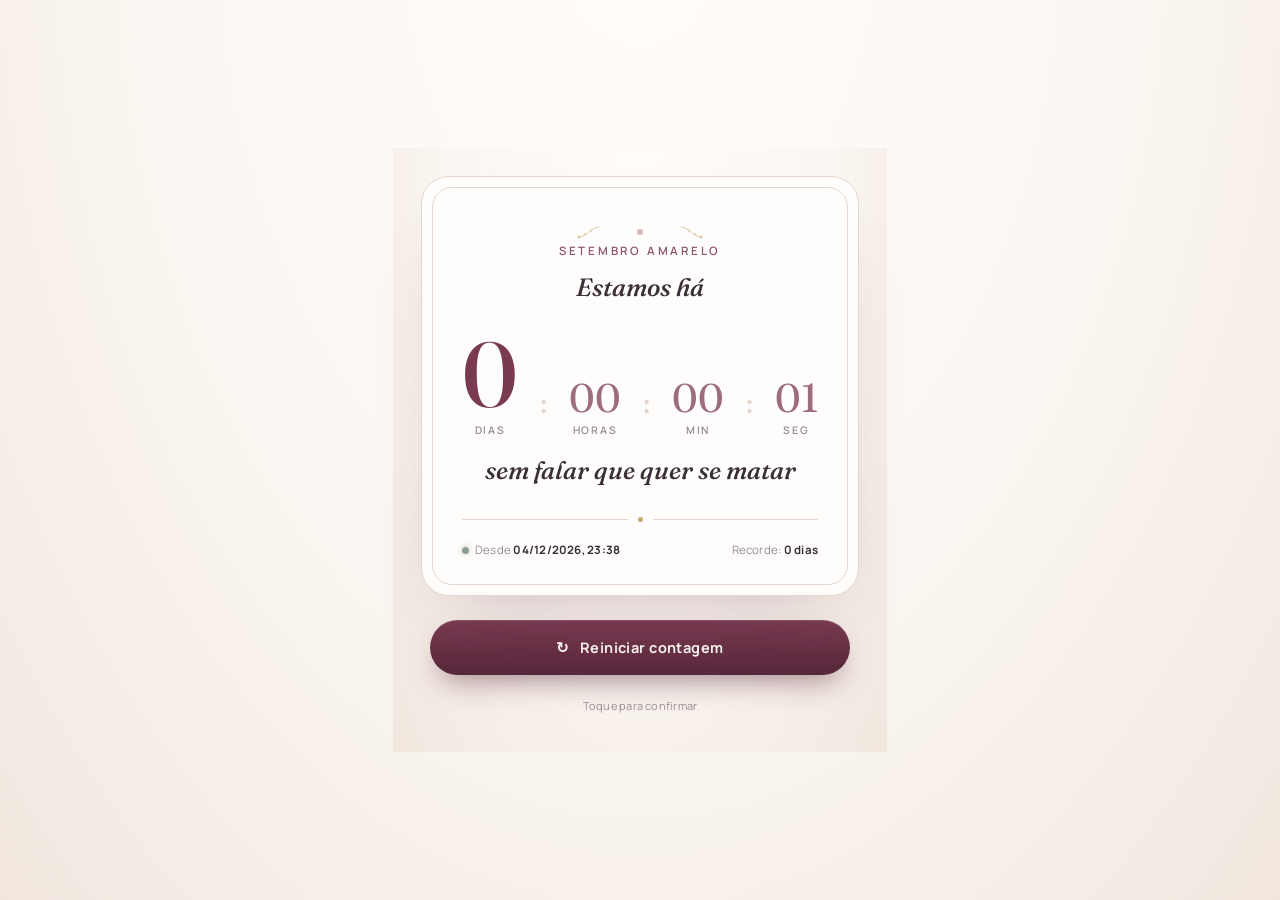
<file: contador-sem-acidentes.html>
<!DOCTYPE html>
<html lang="pt-BR">
<head>
<meta charset="UTF-8">
<meta name="viewport" content="width=device-width, initial-scale=1.0">
<title>Suicide Counter</title>
<link rel="preconnect" href="https://fonts.googleapis.com">
<link href="https://fonts.googleapis.com/css2?family=Fraunces:opsz,wght@9..144,400;9..144,500;9..144,600&family=Manrope:wght@400;500;600;700&display=swap" rel="stylesheet">
<style>
  :root{
    --ink:#3B2E38;
    --paper:#FBF6F1;
    --paper-deep:#F1E7DF;
    --rose:#B8798A;
    --rose-deep:#8C5468;
    --wine:#7A3B52;
    --wine-deep:#57273A;
    --sage:#8CA090;
    --taupe:#998A93;
    --gold:#C9A876;
    --line:#E4D6CC;
  }

  *{box-sizing:border-box;}

  html,body{
    margin:0;
    min-height:100%;
    background:
      radial-gradient(ellipse at 50% -10%, #FFFDFB 0%, var(--paper) 55%, var(--paper-deep) 100%);
    color:var(--ink);
    font-family:'Manrope', sans-serif;
    display:flex;
    align-items:center;
    justify-content:center;
    padding:28px;
  }

  .stage{
    width:100%;
    max-width:640px;
    display:flex;
    flex-direction:column;
    align-items:center;
    gap:24px;
  }

  .board{
    position:relative;
    width:100%;
    background: #FFFDFB;
    border:1px solid var(--line);
    border-radius:28px;
    padding:48px 40px 38px;
    box-shadow:
      0 40px 70px -35px rgba(87, 39, 58, 0.28),
      0 2px 0 rgba(255,255,255,0.6) inset;
  }

  .board::before{
    content:"";
    position:absolute;
    inset:10px;
    border:1px solid var(--line);
    border-radius:20px;
    pointer-events:none;
  }

  .ornament-row{
    display:flex;
    align-items:center;
    justify-content:center;
    gap:14px;
    margin-bottom:4px;
  }

  .ornament-row svg{ opacity:0.55; }

  .eyebrow{
    text-align:center;
    font-size:11.5px;
    letter-spacing:0.24em;
    text-transform:uppercase;
    color:var(--rose-deep);
    margin:0 0 14px;
    font-weight:600;
  }

  .headline{
    text-align:center;
    font-family:'Fraunces', serif;
    font-optical-sizing:auto;
    font-weight:500;
    font-style:italic;
    font-size:clamp(19px, 3.2vw, 25px);
    color:var(--ink);
    margin:0 0 28px;
  }

  .counter-row{
    display:flex;
    justify-content:center;
    align-items:flex-end;
    gap:clamp(8px, 3vw, 22px);
    flex-wrap:nowrap;
  }

  .unit{
    display:flex;
    flex-direction:column;
    align-items:center;
    min-width:0;
  }

  .unit .value{
    font-family:'Fraunces', serif;
    font-optical-sizing:auto;
    font-weight:500;
    font-variant-numeric: tabular-nums;
    font-size:clamp(46px, 13vw, 92px);
    line-height:0.95;
    color:var(--wine);
  }

  .unit.hours .value,
  .unit.minutes .value,
  .unit.seconds .value{
    font-size:clamp(24px, 5.6vw, 40px);
    font-weight:400;
    color:var(--rose-deep);
    opacity:0.85;
  }

  .unit .label{
    font-size:10.5px;
    letter-spacing:0.16em;
    text-transform:uppercase;
    color:var(--taupe);
    margin-top:6px;
    font-weight:600;
  }

  .colon{
    font-family:'Fraunces', serif;
    font-weight:400;
    font-size:clamp(18px, 4vw, 30px);
    color:var(--line);
    padding-bottom:16px;
  }

  .divider{
    width:100%;
    display:flex;
    align-items:center;
    justify-content:center;
    gap:10px;
    margin:32px 0 20px;
  }
  .divider .line{
    height:1px;
    flex:1;
    background:var(--line);
  }
  .divider .dot{
    width:5px;height:5px;
    border-radius:50%;
    background:var(--gold);
  }

  .meta{
    display:flex;
    justify-content:space-between;
    align-items:center;
    font-size:11.5px;
    letter-spacing:0.02em;
    color:var(--taupe);
    flex-wrap:wrap;
    gap:10px;
  }

  .meta strong{
    color:var(--ink);
    font-weight:700;
  }

  .status-dot{
    display:inline-block;
    width:7px;height:7px;
    border-radius:50%;
    background:var(--sage);
    box-shadow:0 0 6px rgba(140,160,144,0.6);
    margin-right:6px;
  }

  .reset-wrap{
    width:100%;
    display:flex;
    flex-direction:column;
    align-items:center;
    gap:12px;
  }

  .reset-btn{
    width:100%;
    max-width:420px;
    padding:18px 20px;
    border-radius:999px;
    border:none;
    cursor:pointer;
    font-family:'Manrope', sans-serif;
    font-weight:700;
    font-size:14.5px;
    letter-spacing:0.03em;
    color:#FBF6F1;
    background: linear-gradient(180deg, var(--wine), var(--wine-deep));
    box-shadow:
      0 14px 30px -10px rgba(87, 39, 58, 0.55),
      0 1px 0 rgba(255,255,255,0.15) inset;
    transition: transform 0.15s ease, box-shadow 0.15s ease, background 0.2s ease;
    display:flex;
    align-items:center;
    justify-content:center;
    gap:10px;
  }

  .reset-btn:hover{
    transform: translateY(-1px);
    box-shadow:
      0 18px 34px -10px rgba(87, 39, 58, 0.6),
      0 1px 0 rgba(255,255,255,0.15) inset;
  }

  .reset-btn:active{
    transform: translateY(1px);
  }

  .reset-btn.confirm{
    background: linear-gradient(180deg, var(--rose), var(--rose-deep));
  }

  .reset-icon{
    font-size:15px;
    line-height:1;
  }

  .hint{
    font-size:11px;
    color:var(--taupe);
    text-align:center;
    letter-spacing:0.02em;
    min-height:14px;
  }

  @media (max-width:480px){
    .board{padding:38px 22px 30px;}
    .counter-row{gap:6px;}
  }

  @media (prefers-reduced-motion: reduce){
    .reset-btn{transition:none;}
  }
</style>
</head>
<body>

<div class="stage">

  <div class="board">
    <div class="ornament-row">
      <svg width="46" height="14" viewBox="0 0 46 14" fill="none">
        <path d="M2 12C10 12 14 2 22 2" stroke="#C9A876" stroke-width="1" stroke-linecap="round"/>
        <circle cx="2" cy="12" r="1.6" fill="#C9A876"/>
        <circle cx="8" cy="9.3" r="1.2" fill="#C9A876"/>
        <circle cx="14" cy="5.6" r="1.2" fill="#C9A876"/>
      </svg>
      <svg width="6" height="6" viewBox="0 0 6 6"><circle cx="3" cy="3" r="3" fill="#B8798A"/></svg>
      <svg width="46" height="14" viewBox="0 0 46 14" fill="none">
        <path d="M44 12C36 12 32 2 24 2" stroke="#C9A876" stroke-width="1" stroke-linecap="round"/>
        <circle cx="44" cy="12" r="1.6" fill="#C9A876"/>
        <circle cx="38" cy="9.3" r="1.2" fill="#C9A876"/>
        <circle cx="32" cy="5.6" r="1.2" fill="#C9A876"/>
      </svg>
    </div>

    <p class="eyebrow">SETEMBRO AMARELO</p>
    <h1 class="headline">Estamos há</h1>

    <div class="counter-row">
      <div class="unit days">
        <span class="value" id="val-days">0</span>
        <span class="label">dias</span>
      </div>
      <span class="colon">:</span>
      <div class="unit hours">
        <span class="value" id="val-hours">00</span>
        <span class="label">horas</span>
      </div>
      <span class="colon">:</span>
      <div class="unit minutes">
        <span class="value" id="val-minutes">00</span>
        <span class="label">min</span>
      </div>
      <span class="colon">:</span>
      <div class="unit seconds">
        <span class="value" id="val-seconds">00</span>
        <span class="label">seg</span>
      </div>
    </div>

    <h1 class="headline" style="margin-top:18px; margin-bottom:0;">sem falar que quer se matar</h1>

    <div class="divider">
      <span class="line"></span>
      <span class="dot"></span>
      <span class="line"></span>
    </div>

    <div class="meta">
      <span><span class="status-dot"></span>Desde <strong id="reset-since">—</strong></span>
      <span>Recorde: <strong id="record-value">0 dias</strong></span>
    </div>
  </div>

  <div class="reset-wrap">
    <button class="reset-btn" id="reset-btn">
      <span class="reset-icon">↻</span>
      <span id="reset-label">Reiniciar contagem</span>
    </button>
    <p class="hint" id="reset-hint">Toque para confirmar</p>
  </div>
</div>

<script>
(function(){
  const KEY_RESET = 'accident-counter:reset-epoch';
  const KEY_RECORD = 'accident-counter:record-ms';
  const TZ = 'America/Sao_Paulo';

  const elDays = document.getElementById('val-days');
  const elHours = document.getElementById('val-hours');
  const elMinutes = document.getElementById('val-minutes');
  const elSeconds = document.getElementById('val-seconds');
  const elSince = document.getElementById('reset-since');
  const elRecord = document.getElementById('record-value');
  const btn = document.getElementById('reset-btn');
  const btnLabel = document.getElementById('reset-label');
  const hint = document.getElementById('reset-hint');

  let resetEpoch = null;
  let recordMs = 0;
  let confirming = false;
  let confirmTimeout = null;

  function pad(n){ return String(n).padStart(2,'0'); }

  function formatBrasiliaDate(epochMs){
    return new Date(epochMs).toLocaleString('pt-BR', {
      timeZone: TZ,
      day:'2-digit', month:'2-digit', year:'numeric',
      hour:'2-digit', minute:'2-digit'
    });
  }

  function formatDays(ms){
    const d = Math.floor(ms / 86400000);
    return d + (d === 1 ? ' dia' : ' dias');
  }

  async function loadState(){
    try{
      const r = await window.storage.get(KEY_RESET, false);
      resetEpoch = r ? parseInt(r.value, 10) : null;
    }catch(e){ resetEpoch = null; }

    if(!resetEpoch){
      resetEpoch = Date.now();
      try{ await window.storage.set(KEY_RESET, String(resetEpoch), false); }catch(e){}
    }

    try{
      const rec = await window.storage.get(KEY_RECORD, false);
      recordMs = rec ? parseInt(rec.value, 10) : 0;
    }catch(e){ recordMs = 0; }

    elSince.textContent = formatBrasiliaDate(resetEpoch);
    tick();
  }

  function tick(){
    const now = Date.now();
    const diff = Math.max(0, now - resetEpoch);

    const days = Math.floor(diff / 86400000);
    const hours = Math.floor((diff % 86400000) / 3600000);
    const minutes = Math.floor((diff % 3600000) / 60000);
    const seconds = Math.floor((diff % 60000) / 1000);

    elDays.textContent = days;
    elHours.textContent = pad(hours);
    elMinutes.textContent = pad(minutes);
    elSeconds.textContent = pad(seconds);

    const currentRecord = Math.max(recordMs, diff);
    elRecord.textContent = formatDays(currentRecord);
  }

  async function persistRecordIfNeeded(){
    const diff = Date.now() - resetEpoch;
    if(diff > recordMs){
      recordMs = diff;
      try{ await window.storage.set(KEY_RECORD, String(recordMs), false); }catch(e){}
    }
  }

  function resetConfirmUI(){
    confirming = false;
    btn.classList.remove('confirm');
    btnLabel.textContent = 'Reiniciar contagem';
    hint.textContent = 'Toque para confirmar';
  }

  btn.addEventListener('click', async function(){
    if(!confirming){
      confirming = true;
      btn.classList.add('confirm');
      btnLabel.textContent = 'Confirmar reinício';
      hint.textContent = 'Toque de novo — isso não pode ser desfeito';
      clearTimeout(confirmTimeout);
      confirmTimeout = setTimeout(resetConfirmUI, 4000);
      return;
    }

    clearTimeout(confirmTimeout);
    await persistRecordIfNeeded();

    resetEpoch = Date.now();
    try{ await window.storage.set(KEY_RESET, String(resetEpoch), false); }catch(e){}

    elSince.textContent = formatBrasiliaDate(resetEpoch);
    resetConfirmUI();
    tick();
  });

  loadState();
  setInterval(async function(){
    tick();
    await persistRecordIfNeeded();
  }, 1000);
})();
</script>

</body>
</html>
</file>
